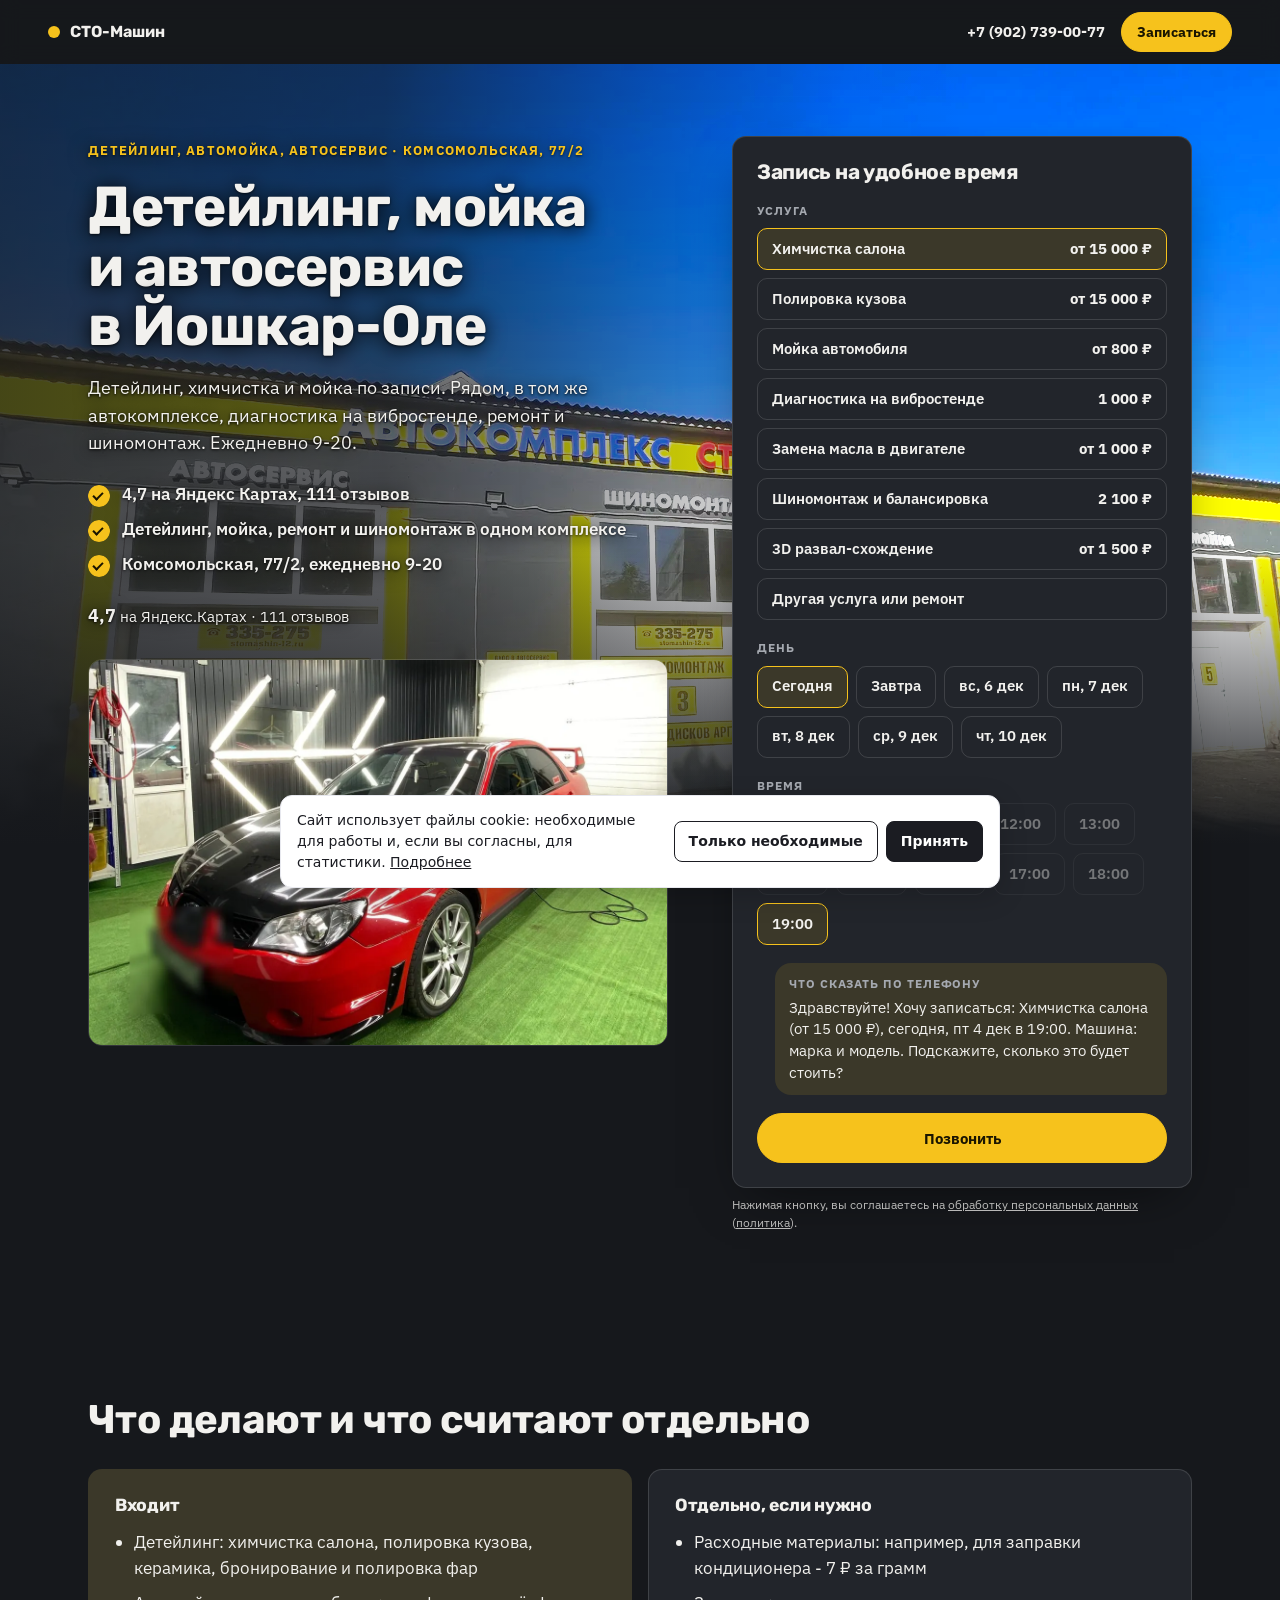
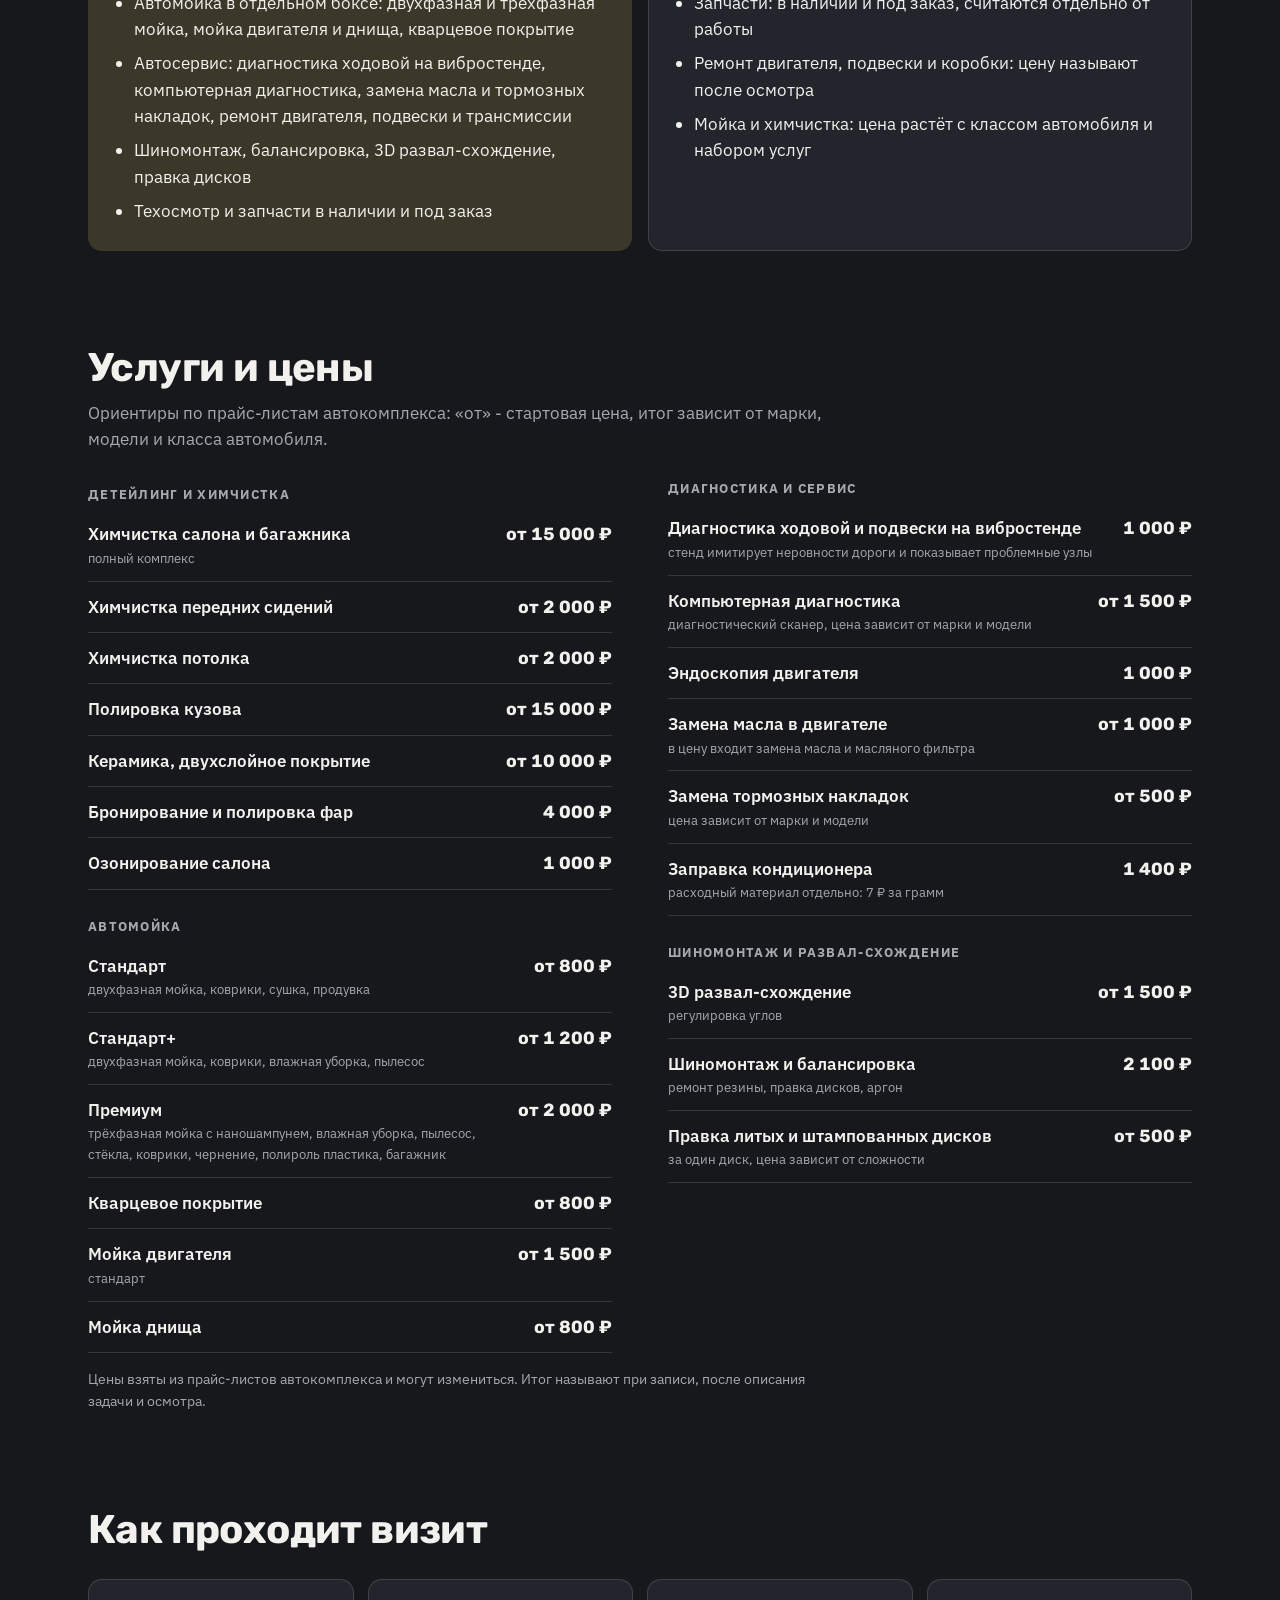
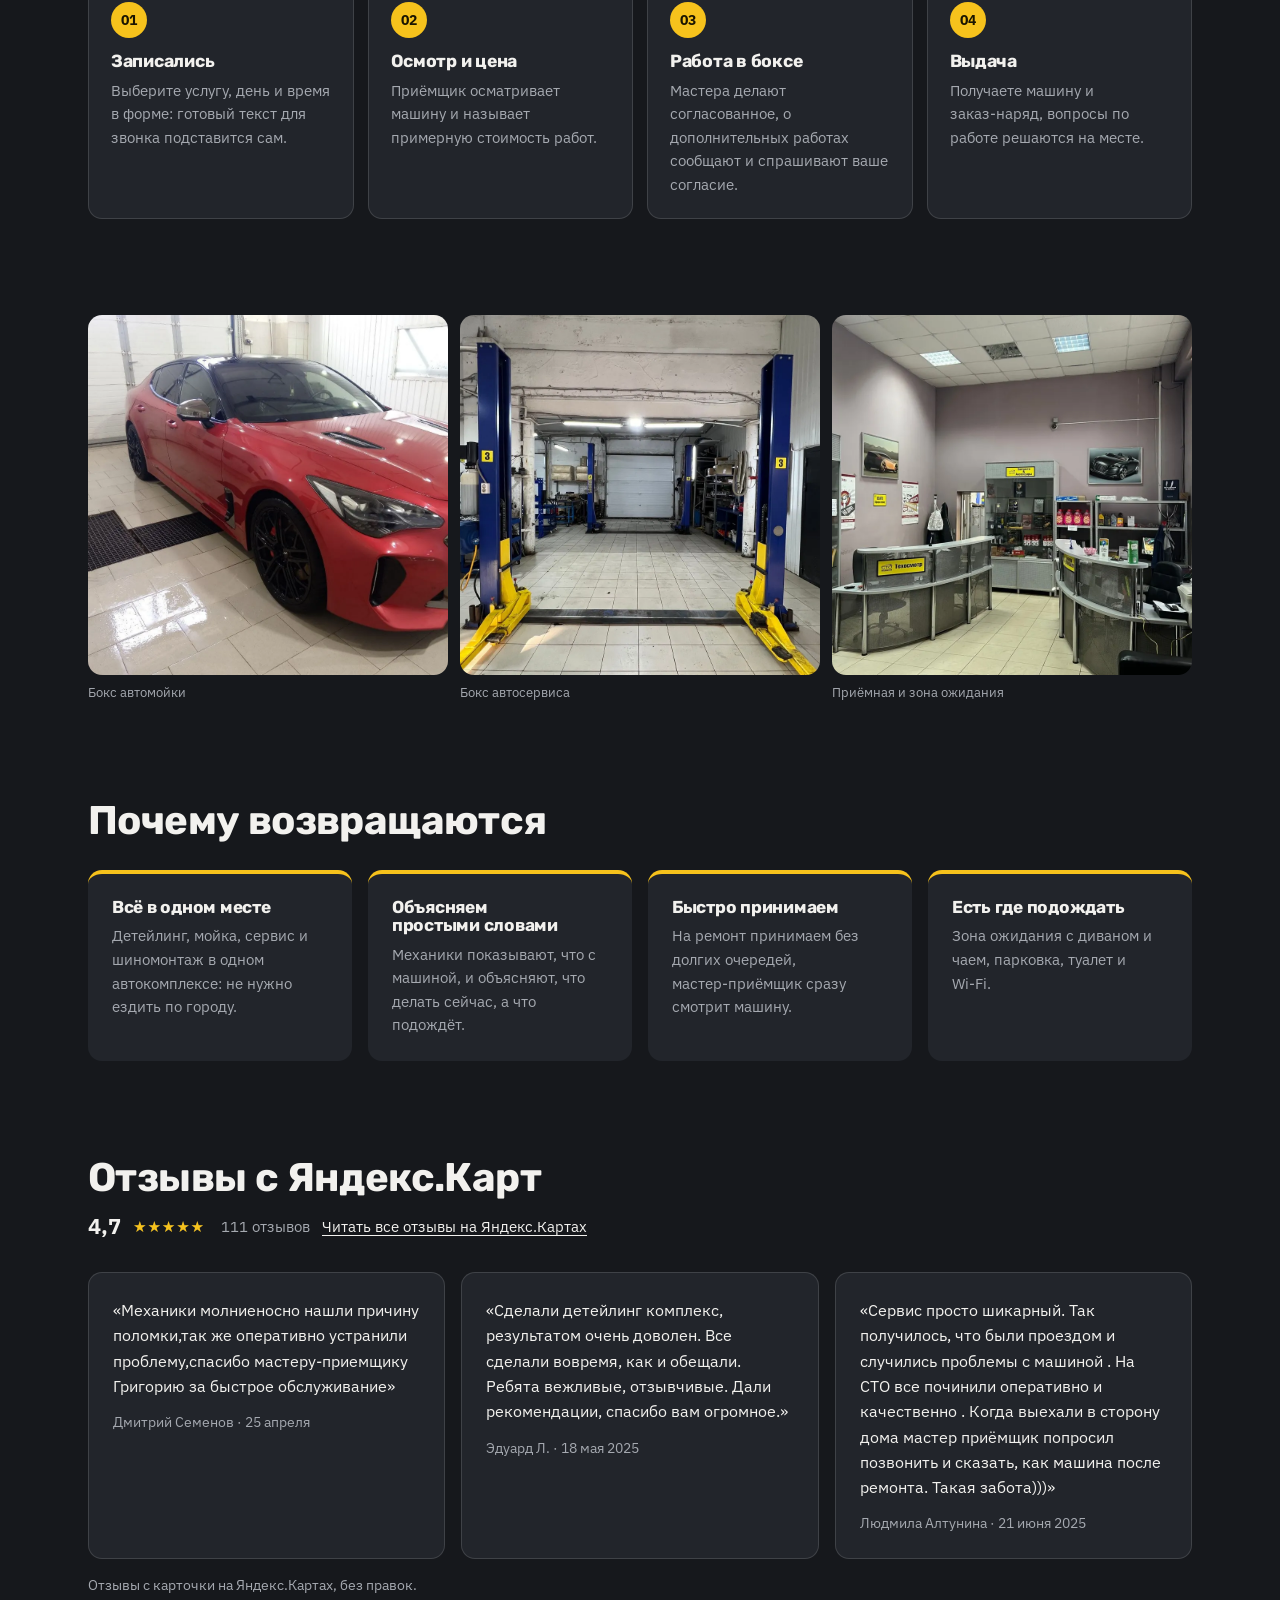
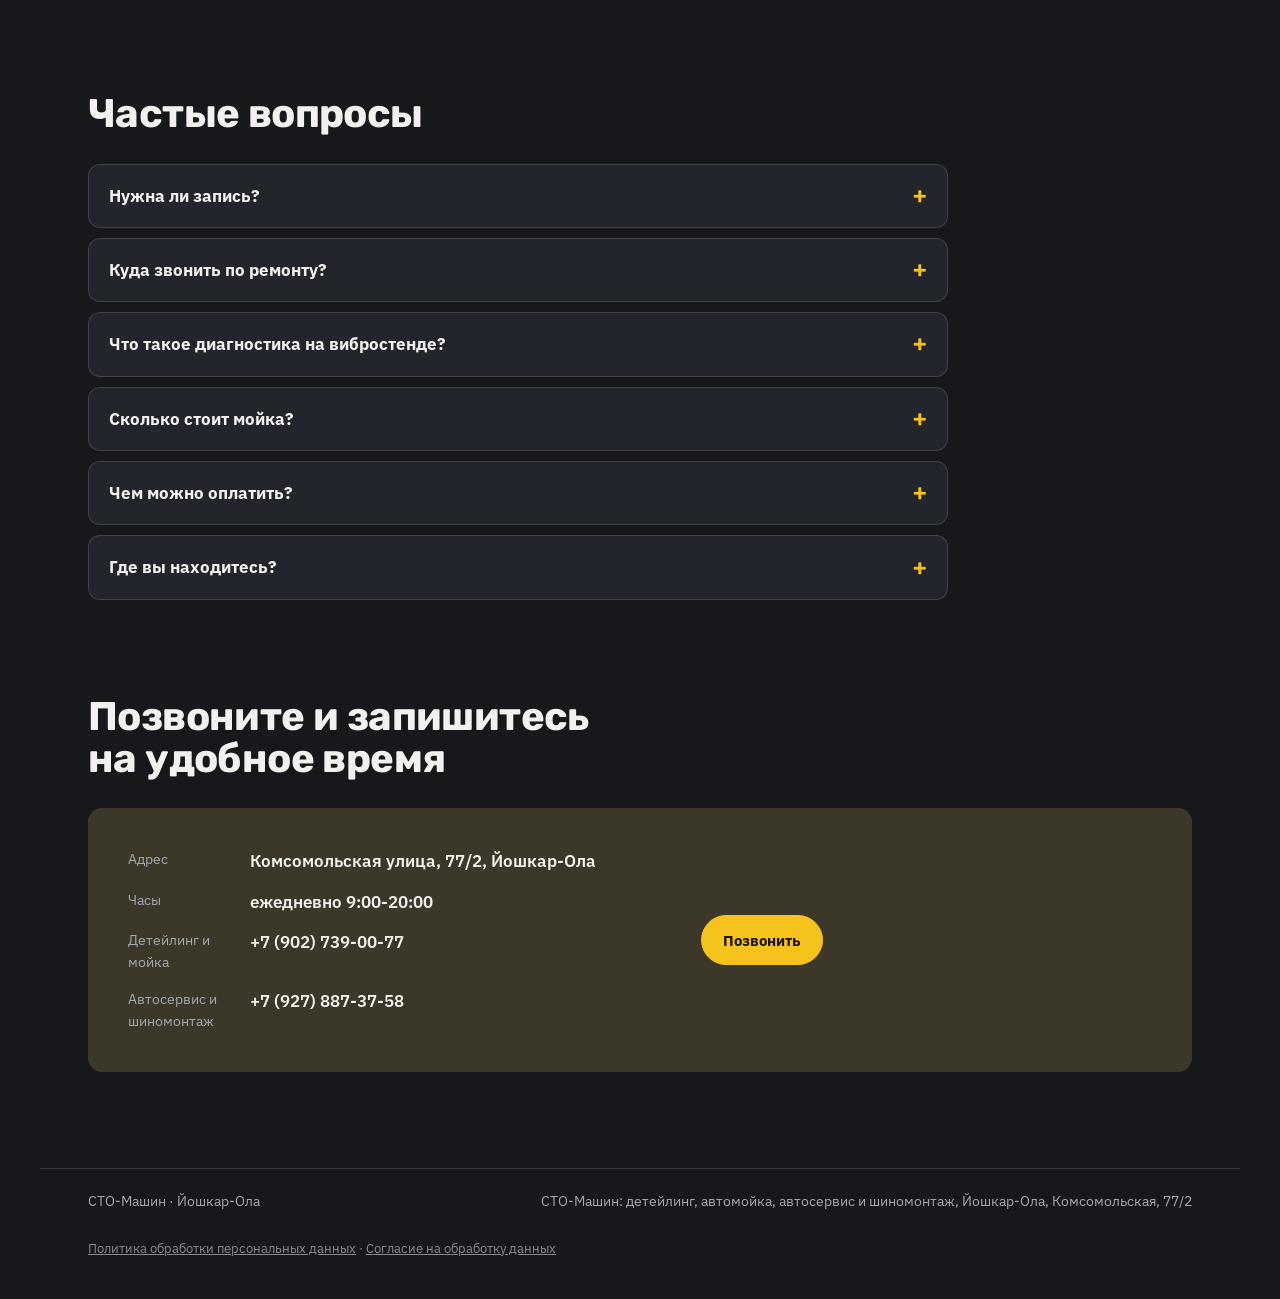
<file: index.html>
<!doctype html>
<html lang="ru">
<head>
<meta charset="utf-8">
<meta name="robots" content="noindex, nofollow" data-publish>
<meta name="viewport" content="width=device-width, initial-scale=1, viewport-fit=cover">
<title>СТО-Машин · Детейлинг, автомойка и автосервис</title>
<meta name="description" content="Автокомплекс СТО-Машин в Йошкар-Оле, Комсомольская улица, 77/2: детейлинг, химчистка, мойка, диагностика на вибростенде, ремонт, шиномонтаж и развал-схождение. 4,7 на Яндекс Картах, 111 отзывов. Ежедневно 9-20.">
<meta property="og:type" content="website">
<meta property="og:url" content="https://ajax55sv-cell.github.io/sto-mashin-yoshkar-ola/">
<meta property="og:site_name" content="СТО-Машин">
<meta property="og:title" content="Детейлинг, мойка и автосервис в Йошкар-Оле">
<meta property="og:description" content="Автокомплекс СТО-Машин в Йошкар-Оле, Комсомольская улица, 77/2: детейлинг, химчистка, мойка, диагностика на вибростенде, ремонт, шиномонтаж и развал-схождение. 4,7 на Яндекс Картах, 111 отзывов. Ежедневно 9-20.">
<meta property="og:image" content="https://ajax55sv-cell.github.io/sto-mashin-yoshkar-ola/assets/og.jpg">
<link rel="preload" as="image" href="assets/hero.webp" fetchpriority="high">
<link rel="icon" href="data:image/svg+xml,%3Csvg xmlns=%27http://www.w3.org/2000/svg%27 viewBox=%270 0 32 32%27%3E%3Crect x=%276%27 y=%276%27 width=%2720%27 height=%2720%27 rx=%275%27 fill=%27%23f6c21c%27/%3E%3C/svg%3E">
<link rel="preconnect" href="https://fonts.googleapis.com">
<link rel="preconnect" href="https://fonts.gstatic.com" crossorigin>
<link href="https://fonts.googleapis.com/css2?family=Rubik:wght@600;700&family=IBM+Plex+Sans:wght@400;500;600&display=swap" rel="stylesheet">
<style>
:root { --c-canvas: #16181c; --c-surface: #22252b; --c-ink: #f2f1ee; --c-ink-soft: #a5a9b0; --c-accent: #f6c21c; --c-accent-ink: #1a1500; --c-accent-deep: #f6c21c; --f-display: "Rubik", "Arial", system-ui, sans-serif; --f-text: "IBM Plex Sans", "Segoe UI", system-ui, sans-serif; --h1k: 1; }
</style>
<link rel="stylesheet" href="style-prod.css">
<script type="application/ld+json">{"@context":"https://schema.org","@type":"AutoRepair","name":"СТО-Машин","telephone":"+79027390077","openingHoursSpecification":[{"@type":"OpeningHoursSpecification","dayOfWeek":["Monday","Tuesday","Wednesday","Thursday","Friday","Saturday","Sunday"],"opens":"09:00","closes":"20:00"}],"address":{"@type":"PostalAddress","streetAddress":"Комсомольская улица, 77/2","addressLocality":"Йошкар-Ола","addressRegion":"Республика Марий Эл","addressCountry":"RU"},"aggregateRating":{"@type":"AggregateRating","ratingValue":"4.7","ratingCount":"315","reviewCount":"111"},"sameAs":["https://yandex.ru/maps/org/sto_mashin/142862802892/"]}</script>
<style>
/* legal-add */
.legal-links{margin-top:10px;font-size:13px;opacity:.8;hyphens:none}
.legal-links a{color:inherit}
.ckn{margin:8px 0 0;font-size:12px;line-height:1.45;opacity:.75;hyphens:none}
.ckn a{color:inherit;text-decoration:underline}
.ckb{position:fixed;left:12px;right:12px;bottom:12px;z-index:9999;max-width:720px;margin:0 auto;padding:14px 16px;background:#fff;color:#1b1c22;border:1px solid #e7e8ee;border-radius:12px;box-shadow:0 8px 28px rgba(0,0,0,.18);font:400 14px/1.5 system-ui,-apple-system,"Segoe UI",Arial,sans-serif;hyphens:none;display:flex;gap:12px;align-items:center;flex-wrap:wrap}
.ckb p{margin:0;flex:1 1 280px}
.ckb a{color:inherit;text-decoration:underline}
.ckb__b{display:flex;gap:8px;flex-wrap:wrap}
.ckb button{font:inherit;font-weight:600;padding:9px 14px;border-radius:8px;border:1px solid #1b1c22;background:#fff;color:#1b1c22;cursor:pointer}
.ckb button[data-v="all"]{background:#1b1c22;color:#fff}
</style>
</head>
<body class="s-prod" id="top" data-wa="" data-tg="" data-max="">
<header class="s-bar" data-s-bar>
  <a class="s-bar__brand" href="#top"><i aria-hidden="true"></i><span class="nw">СТО-Машин</span></a>
  <div class="s-bar__right">
    <a class="s-bar__tel" href="tel:+79027390077">+7 (902) 739-00-77</a>
    <a class="s-btn s-btn--sm" href="#widget">Записаться</a>
  </div>
</header>
<main>
  <section class="s-hero">
    <div class="s-hero__text">
      <p class="s-eyebrow">Детейлинг, автомойка, автосервис · Комсомольская, 77/2</p>
      <h1>Детейлинг, мойка и автосервис в <span class="nw">Йошкар-Оле</span></h1>
      <p class="s-lead">Детейлинг, химчистка и мойка по записи. Рядом, в том же автокомплексе, диагностика на вибростенде, ремонт и шиномонтаж. Ежедневно 9-20.</p>
      <ul class="s-ticks"><li>4,7 на Яндекс Картах, 111 отзывов</li><li>Детейлинг, мойка, ремонт и шиномонтаж в одном комплексе</li><li>Комсомольская, 77/2, ежедневно 9-20</li></ul>
      <p class="s-rating"><b>4,7</b> на Яндекс.Картах · 111 отзывов</p>
      <figure class="s-hero__photo"><img class="" src="assets/boks.webp" alt="Бокс детейлинга с зелёным газоном и яркими лампами: красный Subaru после обработки" loading="lazy" decoding="async"></figure>
    </div>
    <div class="s-hero__widget" id="widget"><form class="s-widget" data-s-booking data-days="7" data-closed="" data-slots="9:00,10:00,11:00,12:00,13:00,14:00,15:00,16:00,17:00,18:00,19:00" data-message="Здравствуйте! Хочу записаться: {услуга}, {день} в {время}. Машина: марка и модель. Подскажите, сколько это будет стоить?" onsubmit="return false">
      <h2 class="s-widget__title">Запись на удобное время</h2>
      <fieldset><legend>Услуга</legend>
        <div class="s-chips s-chips--col"><label class="s-chip s-chip--row"><input type="radio" name="svc" value="0" data-name="Химчистка салона" data-price="15000" data-from="1" data-min="" checked><span>Химчистка салона</span><b>от 15 000 ₽</b></label><label class="s-chip s-chip--row"><input type="radio" name="svc" value="1" data-name="Полировка кузова" data-price="15000" data-from="1" data-min=""><span>Полировка кузова</span><b>от 15 000 ₽</b></label><label class="s-chip s-chip--row"><input type="radio" name="svc" value="2" data-name="Мойка автомобиля" data-price="800" data-from="1" data-min=""><span>Мойка автомобиля</span><b>от 800 ₽</b></label><label class="s-chip s-chip--row"><input type="radio" name="svc" value="3" data-name="Диагностика на вибростенде" data-price="1000" data-from="" data-min=""><span>Диагностика на вибростенде</span><b>1 000 ₽</b></label><label class="s-chip s-chip--row"><input type="radio" name="svc" value="4" data-name="Замена масла в двигателе" data-price="1000" data-from="1" data-min=""><span>Замена масла в двигателе</span><b>от 1 000 ₽</b></label><label class="s-chip s-chip--row"><input type="radio" name="svc" value="5" data-name="Шиномонтаж и балансировка" data-price="2100" data-from="" data-min=""><span>Шиномонтаж и балансировка</span><b>2 100 ₽</b></label><label class="s-chip s-chip--row"><input type="radio" name="svc" value="6" data-name="3D развал-схождение" data-price="1500" data-from="1" data-min=""><span>3D <span class="nw">развал-схождение</span></span><b>от 1 500 ₽</b></label><label class="s-chip s-chip--row"><input type="radio" name="svc" value="7" data-name="Другая услуга или ремонт" data-price="" data-from="" data-min=""><span>Другая услуга или ремонт</span><b></b></label></div>
      </fieldset>
      <fieldset><legend>День</legend><div class="s-chips" data-s-days></div></fieldset>
      <fieldset><legend>Время</legend><div class="s-chips" data-s-times></div></fieldset>
      <div class="s-bubble" aria-live="polite"><span class="s-bubble__label">Что сказать по телефону</span><p data-s-bubble></p></div>
      <div class="s-send">
        <a class="s-btn s-btn--wide" href="tel:+79027390077">Позвонить</a>
        
      </div>
      </form><p class="ckn">Нажимая кнопку, вы соглашаетесь на <a href="soglasie.html">обработку персональных данных</a> (<a href="politika.html">политика</a>).</p></div>
    <figure class="s-hero__bg" aria-hidden="true"><img class="" src="assets/hero.webp" alt="Автокомплекс СТО-Машин: жёлто-серый фасад с боксами автосервиса, шиномонтажа, детейлинга и мойки под синим небом" decoding="async" fetchpriority="high"></figure>
  </section>

  <section class="s-section s-reveal">
    <header class="s-section__head"><h2>Что делают и что считают отдельно</h2></header>
    <div class="s-incl">
      <div><h3>Входит</h3><ul><li>Детейлинг: химчистка салона, полировка кузова, керамика, бронирование и полировка фар</li><li>Автомойка в отдельном боксе: двухфазная и трёхфазная мойка, мойка двигателя и днища, кварцевое покрытие</li><li>Автосервис: диагностика ходовой на вибростенде, компьютерная диагностика, замена масла и тормозных накладок, ремонт двигателя, подвески и трансмиссии</li><li>Шиномонтаж, балансировка, 3D <span class="nw">развал-схождение</span>, правка дисков</li><li>Техосмотр и запчасти в наличии и под заказ</li></ul></div>
      <div><h3>Отдельно, если нужно</h3><ul><li>Расходные материалы: например, для заправки кондиционера - 7 ₽ за грамм</li><li>Запчасти: в наличии и под заказ, считаются отдельно от работы</li><li>Ремонт двигателя, подвески и коробки: цену называют после осмотра</li><li>Мойка и химчистка: цена растёт с классом автомобиля и набором услуг</li></ul></div>
    </div>
  </section>

  <section class="s-section s-reveal" id="prices">
    <header class="s-section__head"><h2>Услуги и цены</h2><p>Ориентиры по <span class="nw">прайс-листам</span> автокомплекса: «от» - стартовая цена, итог зависит от марки, модели и класса автомобиля.</p></header>
    <div class="s-board"><div class="s-board__group">
      <h3 class="s-board__title">Детейлинг и химчистка</h3>
      <ul class="s-board__list">
        <li class="s-board__row"><span class="s-board__name">Химчистка салона и багажника<em>полный комплекс</em></span><span class="s-board__dots" aria-hidden="true"></span><span class="s-board__price">от 15 000 ₽</span></li>
        <li class="s-board__row"><span class="s-board__name">Химчистка передних сидений</span><span class="s-board__dots" aria-hidden="true"></span><span class="s-board__price">от 2 000 ₽</span></li>
        <li class="s-board__row"><span class="s-board__name">Химчистка потолка</span><span class="s-board__dots" aria-hidden="true"></span><span class="s-board__price">от 2 000 ₽</span></li>
        <li class="s-board__row"><span class="s-board__name">Полировка кузова</span><span class="s-board__dots" aria-hidden="true"></span><span class="s-board__price">от 15 000 ₽</span></li>
        <li class="s-board__row"><span class="s-board__name">Керамика, двухслойное покрытие</span><span class="s-board__dots" aria-hidden="true"></span><span class="s-board__price">от 10 000 ₽</span></li>
        <li class="s-board__row"><span class="s-board__name">Бронирование и полировка фар</span><span class="s-board__dots" aria-hidden="true"></span><span class="s-board__price">4 000 ₽</span></li>
        <li class="s-board__row"><span class="s-board__name">Озонирование салона</span><span class="s-board__dots" aria-hidden="true"></span><span class="s-board__price">1 000 ₽</span></li>
      </ul>
    </div>
<div class="s-board__group">
      <h3 class="s-board__title">Автомойка</h3>
      <ul class="s-board__list">
        <li class="s-board__row"><span class="s-board__name">Стандарт<em>двухфазная мойка, коврики, сушка, продувка</em></span><span class="s-board__dots" aria-hidden="true"></span><span class="s-board__price">от 800 ₽</span></li>
        <li class="s-board__row"><span class="s-board__name">Стандарт+<em>двухфазная мойка, коврики, влажная уборка, пылесос</em></span><span class="s-board__dots" aria-hidden="true"></span><span class="s-board__price">от 1 200 ₽</span></li>
        <li class="s-board__row"><span class="s-board__name">Премиум<em>трёхфазная мойка с наношампунем, влажная уборка, пылесос, стёкла, коврики, чернение, полироль пластика, багажник</em></span><span class="s-board__dots" aria-hidden="true"></span><span class="s-board__price">от 2 000 ₽</span></li>
        <li class="s-board__row"><span class="s-board__name">Кварцевое покрытие</span><span class="s-board__dots" aria-hidden="true"></span><span class="s-board__price">от 800 ₽</span></li>
        <li class="s-board__row"><span class="s-board__name">Мойка двигателя<em>стандарт</em></span><span class="s-board__dots" aria-hidden="true"></span><span class="s-board__price">от 1 500 ₽</span></li>
        <li class="s-board__row"><span class="s-board__name">Мойка днища</span><span class="s-board__dots" aria-hidden="true"></span><span class="s-board__price">от 800 ₽</span></li>
      </ul>
    </div>
<div class="s-board__group">
      <h3 class="s-board__title">Диагностика и сервис</h3>
      <ul class="s-board__list">
        <li class="s-board__row"><span class="s-board__name">Диагностика ходовой и подвески на вибростенде<em>стенд имитирует неровности дороги и показывает проблемные узлы</em></span><span class="s-board__dots" aria-hidden="true"></span><span class="s-board__price">1 000 ₽</span></li>
        <li class="s-board__row"><span class="s-board__name">Компьютерная диагностика<em>диагностический сканер, цена зависит от марки и модели</em></span><span class="s-board__dots" aria-hidden="true"></span><span class="s-board__price">от 1 500 ₽</span></li>
        <li class="s-board__row"><span class="s-board__name">Эндоскопия двигателя</span><span class="s-board__dots" aria-hidden="true"></span><span class="s-board__price">1 000 ₽</span></li>
        <li class="s-board__row"><span class="s-board__name">Замена масла в двигателе<em>в цену входит замена масла и масляного фильтра</em></span><span class="s-board__dots" aria-hidden="true"></span><span class="s-board__price">от 1 000 ₽</span></li>
        <li class="s-board__row"><span class="s-board__name">Замена тормозных накладок<em>цена зависит от марки и модели</em></span><span class="s-board__dots" aria-hidden="true"></span><span class="s-board__price">от 500 ₽</span></li>
        <li class="s-board__row"><span class="s-board__name">Заправка кондиционера<em>расходный материал отдельно: 7 ₽ за грамм</em></span><span class="s-board__dots" aria-hidden="true"></span><span class="s-board__price">1 400 ₽</span></li>
      </ul>
    </div>
<div class="s-board__group">
      <h3 class="s-board__title">Шиномонтаж и <span class="nw">развал-схождение</span></h3>
      <ul class="s-board__list">
        <li class="s-board__row"><span class="s-board__name">3D <span class="nw">развал-схождение</span><em>регулировка углов</em></span><span class="s-board__dots" aria-hidden="true"></span><span class="s-board__price">от 1 500 ₽</span></li>
        <li class="s-board__row"><span class="s-board__name">Шиномонтаж и балансировка<em>ремонт резины, правка дисков, аргон</em></span><span class="s-board__dots" aria-hidden="true"></span><span class="s-board__price">2 100 ₽</span></li>
        <li class="s-board__row"><span class="s-board__name">Правка литых и штампованных дисков<em>за один диск, цена зависит от сложности</em></span><span class="s-board__dots" aria-hidden="true"></span><span class="s-board__price">от 500 ₽</span></li>
      </ul>
    </div></div>
    <p class="s-note">Цены взяты из <span class="nw">прайс-листов</span> автокомплекса и могут измениться. Итог называют при записи, после описания задачи и осмотра.</p>
  </section>

  <section class="s-section s-reveal">
    <header class="s-section__head"><h2>Как проходит визит</h2></header>
    <ol class="s-steps">
      <li class="s-steps__item"><span class="s-steps__n">01</span><h3>Записались</h3><p>Выберите услугу, день и время в форме: готовый текст для звонка подставится сам.</p></li>
      <li class="s-steps__item"><span class="s-steps__n">02</span><h3>Осмотр и цена</h3><p>Приёмщик осматривает машину и называет примерную стоимость работ.</p></li>
      <li class="s-steps__item"><span class="s-steps__n">03</span><h3>Работа в боксе</h3><p>Мастера делают согласованное, о дополнительных работах сообщают и спрашивают ваше согласие.</p></li>
      <li class="s-steps__item"><span class="s-steps__n">04</span><h3>Выдача</h3><p>Получаете машину и <span class="nw">заказ-наряд</span>, вопросы по работе решаются на месте.</p></li>
    </ol>
  </section>

  <section class="s-photos s-reveal" aria-label="Фото"><figure><img class="" src="assets/moyka.webp" alt="Красная Kia после мойки в светлом боксе" loading="lazy" decoding="async"><figcaption>Бокс автомойки</figcaption></figure><figure><img class="" src="assets/podyomniki.webp" alt="Чистый бокс автосервиса с двухстоечными подъёмниками" loading="lazy" decoding="async"><figcaption>Бокс автосервиса</figcaption></figure><figure><img class="" src="assets/ozhidanie.webp" alt="Зона ожидания с ресепшеном и витриной автотоваров" loading="lazy" decoding="async"><figcaption>Приёмная и зона ожидания</figcaption></figure></section>

  <section class="s-section s-reveal">
    <header class="s-section__head"><h2>Почему возвращаются</h2></header>
    <ul class="s-promises">
      <li><h3>Всё в одном месте</h3><p>Детейлинг, мойка, сервис и шиномонтаж в одном автокомплексе: не нужно ездить по городу.</p></li>
      <li><h3>Объясняем простыми словами</h3><p>Механики показывают, что с машиной, и объясняют, что делать сейчас, а что подождёт.</p></li>
      <li><h3>Быстро принимаем</h3><p>На ремонт принимаем без долгих очередей, <span class="nw">мастер-приёмщик</span> сразу смотрит машину.</p></li>
      <li><h3>Есть где подождать</h3><p>Зона ожидания с диваном и чаем, парковка, туалет и <span class="nw">Wi-Fi</span>.</p></li>
    </ul>
  </section>

  <section class="s-section s-reveal">
    <header class="s-section__head s-section__head--reviews"><h2>Отзывы с Яндекс.Карт</h2><p class="s-reviews__rating"><span class="s-reviews__num">4,7</span><span class="s-reviews__stars" style="--r: 4.7" aria-label="рейтинг 4,7 из 5"></span><span class="s-reviews__count">111 отзывов</span><a class="s-reviews__all" href="https://yandex.ru/maps/org/sto_mashin/142862802892/" target="_blank" rel="noopener">Читать все отзывы на Яндекс.Картах</a></p></header>
    <ul class="s-reviews">
      <li><blockquote>«Механики молниеносно нашли причину поломки,так же оперативно устранили проблему,спасибо <span class="nw">мастеру-приемщику</span> Григорию за быстрое обслуживание»</blockquote><p class="s-reviews__who">Дмитрий Семенов · 25 апреля</p></li>
      <li><blockquote>«Сделали детейлинг комплекс, результатом очень доволен. Все сделали вовремя, как и обещали. Ребята вежливые, отзывчивые. Дали рекомендации, спасибо вам огромное.»</blockquote><p class="s-reviews__who">Эдуард Л. · 18 мая 2025</p></li>
      <li><blockquote>«Сервис просто шикарный. Так получилось, что были проездом и случились проблемы с машиной . На СТО все починили оперативно и качественно . Когда выехали в сторону дома мастер приёмщик попросил позвонить и сказать, как машина после ремонта. Такая забота)))»</blockquote><p class="s-reviews__who">Людмила Алтунина · 21 июня 2025</p></li>
    </ul>
    <p class="s-note">Отзывы с карточки на Яндекс.Картах, без правок.</p>
  </section>

  <section class="s-section s-reveal">
    <header class="s-section__head"><h2>Частые вопросы</h2></header>
    <div class="s-faq"><details><summary>Нужна ли запись?</summary><p>На мойку и детейлинг лучше записаться заранее по телефону: в боксе один автомобиль, работаем без спешки. На ремонт принимаем и без записи, если есть свободное место.</p></details><details><summary>Куда звонить по ремонту?</summary><p>Детейлинг и мойка: +7 (902) 739-00-77. Автосервис и шиномонтаж на Комсомольской, 77/2: +7 (927) 887-37-58.</p></details><details><summary>Что такое диагностика на вибростенде?</summary><p>Стенд имитирует неровности дороги и помогает найти узел ходовой или подвески, который стучит или вибрирует. Стоит 1 000 ₽.</p></details><details><summary>Сколько стоит мойка?</summary><p>Двухфазная мойка с ковриками, сушкой и продувкой - от 800 ₽ для первого класса автомобиля. Дальше цена растёт с классом и набором услуг.</p></details><details><summary>Чем можно оплатить?</summary><p>Наличными, картой, переводом, по СБП и <span class="nw">QR-коду</span>, возможен безналичный расчёт и рассрочка.</p></details><details><summary>Где вы находитесь?</summary><p>Комсомольская улица, 77/2, <span class="nw">Йошкар-Ола</span>. Есть парковка. Работаем ежедневно с 9:00 до 20:00.</p></details></div>
  </section>

  <section class="s-section s-final s-reveal" id="contacts">
    <header class="s-section__head"><h2>Позвоните и запишитесь на удобное время</h2></header>
    <div class="s-contacts">
      <dl>
        <div><dt>Адрес</dt><dd>Комсомольская улица, 77/2, <span class="nw">Йошкар-Ола</span></dd></div>
        <div><dt>Часы</dt><dd>ежедневно 9:00-20:00</dd></div>
        <div><dt>Детейлинг и мойка</dt><dd><a href="tel:+79027390077">+7 (902) 739-00-77</a></dd></div>
        <div><dt>Автосервис и шиномонтаж</dt><dd><a href="tel:+79278873758">+7 (927) 887-37-58</a></dd></div>
      </dl>
      <div class="s-contacts__actions">
        <a class="s-btn" href="tel:+79027390077">Позвонить</a>
        
      </div>
    </div>
  </section>
</main>
<footer class="s-foot"><p><span class="nw">СТО-Машин</span> · <span class="nw">Йошкар-Ола</span></p><p><span class="nw">СТО-Машин</span>: детейлинг, автомойка, автосервис и шиномонтаж, <span class="nw">Йошкар-Ола</span>, Комсомольская, 77/2</p><p class="legal-links"><a href="politika.html">Политика обработки персональных данных</a> · <a href="soglasie.html">Согласие на обработку данных</a></p></footer>
<nav class="s-dock" aria-label="Быстрая связь"><a class="s-btn" href="#widget">Записаться</a><a class="s-btn s-btn--ghost" href="tel:+79027390077">Позвонить</a></nav>
<script src="style.js" defer></script>
<script>
(function(){var K='cookie-choice';try{if(localStorage.getItem(K))return}catch(e){}
var b=document.createElement('div');b.className='ckb';b.setAttribute('role','dialog');b.setAttribute('aria-label','Файлы cookie');
b.innerHTML='<p>Сайт использует файлы cookie: необходимые для работы и, если вы согласны, для статистики. <a href="politika.html">Подробнее</a></p><div class="ckb__b"><button type="button" data-v="necessary">Только необходимые</button><button type="button" data-v="all">Принять</button></div>';
b.addEventListener('click',function(e){var v=e.target.getAttribute&&e.target.getAttribute('data-v');if(!v)return;try{localStorage.setItem(K,v)}catch(x){}try{document.dispatchEvent(new CustomEvent('cookie-choice',{detail:v}))}catch(x){}b.remove()});
document.body.appendChild(b)})();
</script>
<!-- legal-add -->
</body>
</html>
</file>
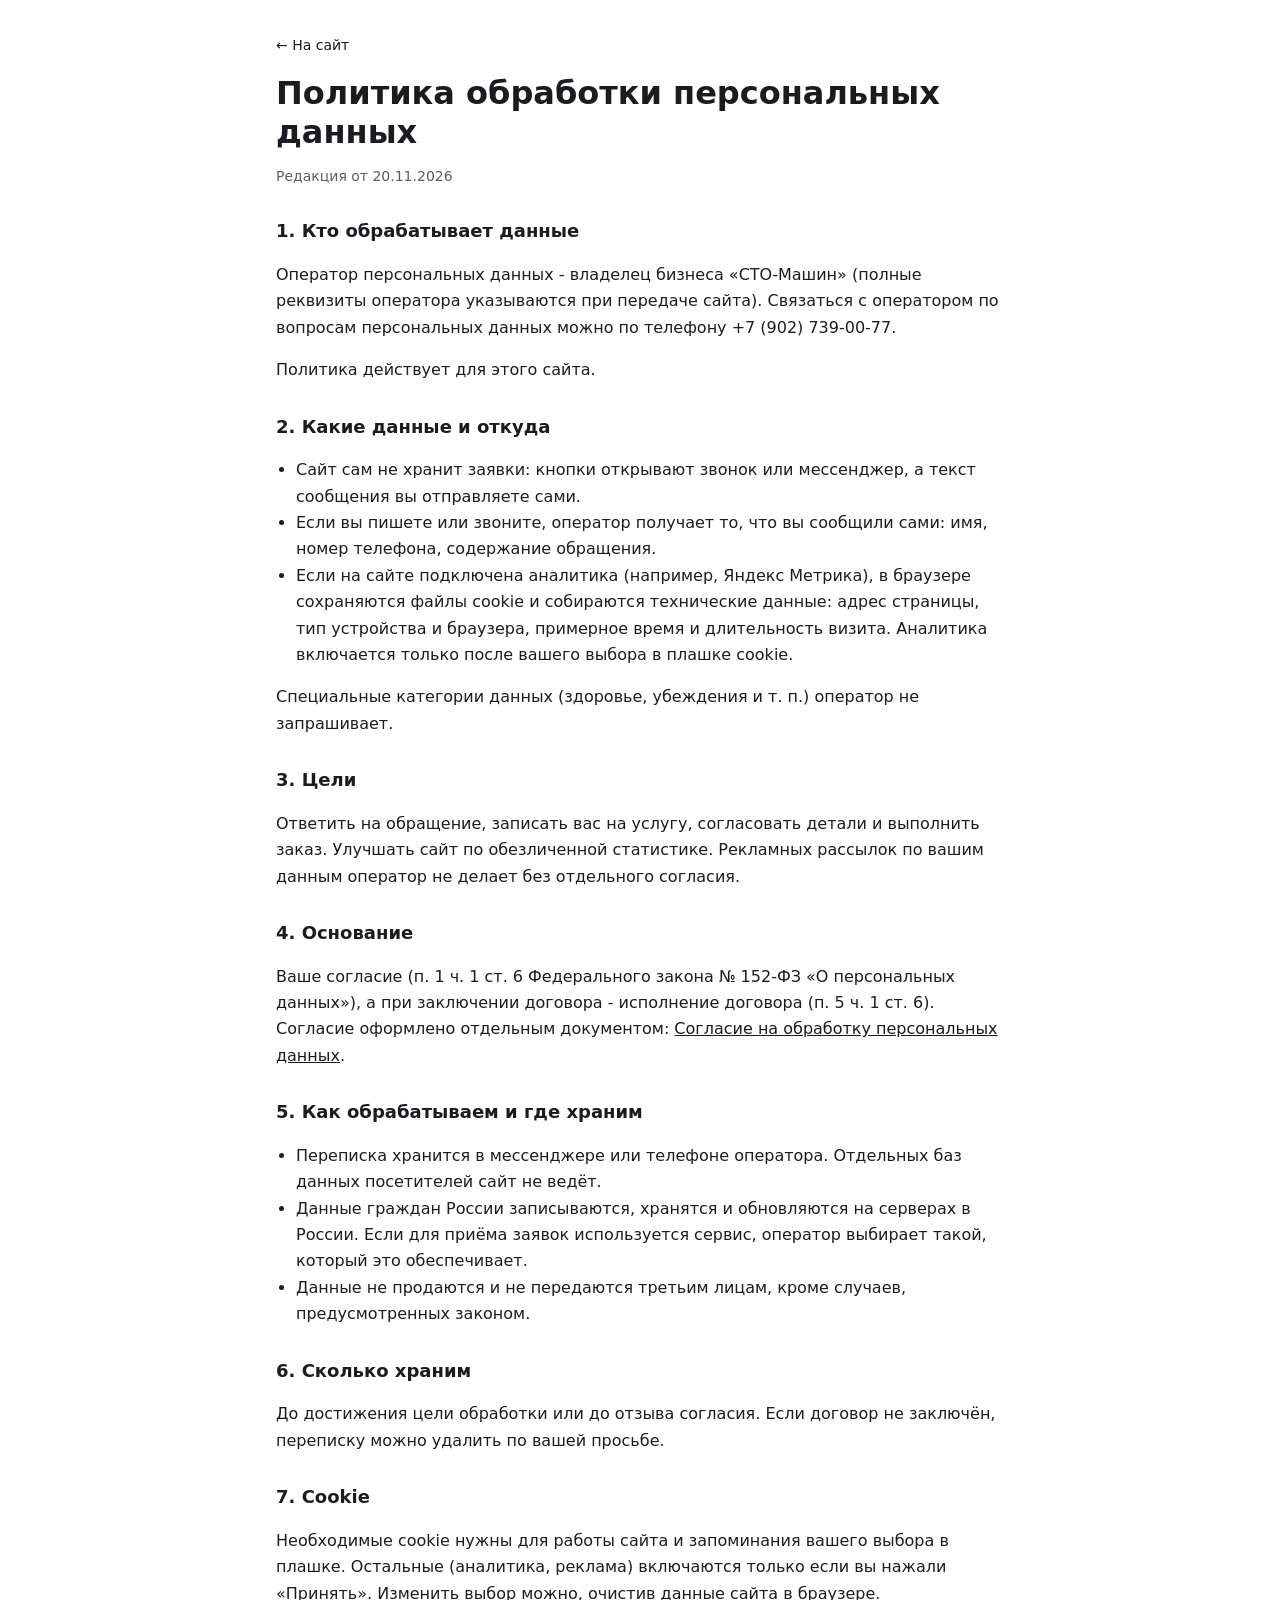
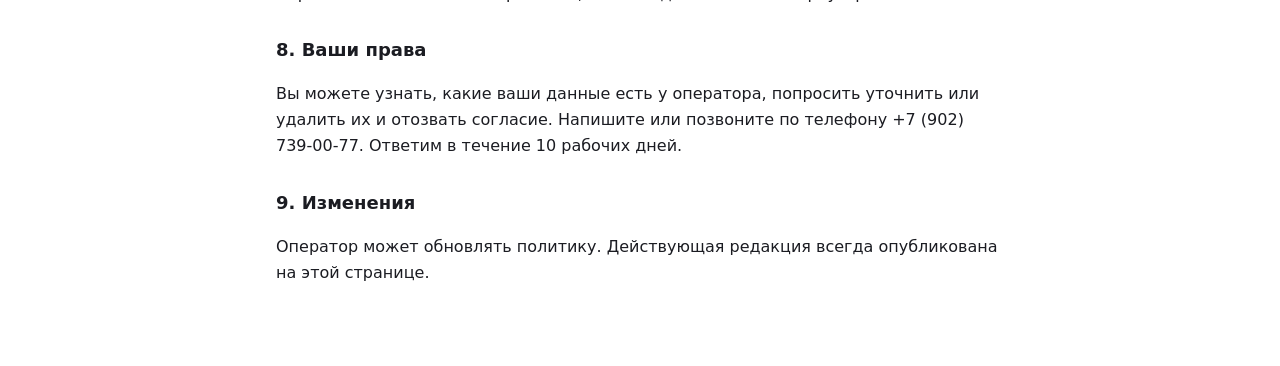
<file: politika.html>
<!doctype html>
<html lang="ru">
<head>
<meta charset="utf-8">
<meta name="viewport" content="width=device-width, initial-scale=1">
<title>Политика обработки персональных данных - СТО-Машин</title>
<style>:root{--accent:#1a1a1a;--ink:#1b1c22;--ink-2:#5b5d68;--line:#e7e8ee}
*{box-sizing:border-box}
html,body,h1,h2,p,li{hyphens:none;-webkit-hyphens:none}
body{margin:0;background:#fff;color:var(--ink);font:400 16px/1.65 system-ui,-apple-system,"Segoe UI",Arial,sans-serif}
main{max-width:760px;margin:0 auto;padding:32px 16px 64px}
a{color:var(--accent)}
h1{font-size:clamp(24px,4vw,32px);line-height:1.2;margin:16px 0 6px}
h2{font-size:18px;margin:28px 0 8px}
.muted{color:var(--ink-2);font-size:14px}
.back{font-size:14px;text-decoration:none}
ul{padding-left:20px}</style>
</head>
<body>
<main>
<a class="back" href="./">← На сайт</a>
<h1>Политика обработки персональных данных</h1>
<p class="muted">Редакция от 20.11.2026</p>

<h2>1. Кто обрабатывает данные</h2>
<p>Оператор персональных данных - владелец бизнеса «СТО-Машин» (полные реквизиты оператора указываются при передаче сайта). Связаться с оператором по вопросам персональных данных можно по телефону +7 (902) 739-00-77.</p>
<p>Политика действует для этого сайта.</p>

<h2>2. Какие данные и откуда</h2>
<ul>
<li>Сайт сам не хранит заявки: кнопки открывают звонок или мессенджер, а текст сообщения вы отправляете сами.</li>
<li>Если вы пишете или звоните, оператор получает то, что вы сообщили сами: имя, номер телефона, содержание обращения.</li>
<li>Если на сайте подключена аналитика (например, Яндекс Метрика), в браузере сохраняются файлы cookie и собираются технические данные: адрес страницы, тип устройства и браузера, примерное время и длительность визита. Аналитика включается только после вашего выбора в плашке cookie.</li>
</ul>
<p>Специальные категории данных (здоровье, убеждения и т. п.) оператор не запрашивает.</p>

<h2>3. Цели</h2>
<p>Ответить на обращение, записать вас на услугу, согласовать детали и выполнить заказ. Улучшать сайт по обезличенной статистике. Рекламных рассылок по вашим данным оператор не делает без отдельного согласия.</p>

<h2>4. Основание</h2>
<p>Ваше согласие (п. 1 ч. 1 ст. 6 Федерального закона № 152-ФЗ «О персональных данных»), а при заключении договора - исполнение договора (п. 5 ч. 1 ст. 6). Согласие оформлено отдельным документом: <a href="soglasie.html">Согласие на обработку персональных данных</a>.</p>

<h2>5. Как обрабатываем и где храним</h2>
<ul>
<li>Переписка хранится в мессенджере или телефоне оператора. Отдельных баз данных посетителей сайт не ведёт.</li>
<li>Данные граждан России записываются, хранятся и обновляются на серверах в России. Если для приёма заявок используется сервис, оператор выбирает такой, который это обеспечивает.</li>
<li>Данные не продаются и не передаются третьим лицам, кроме случаев, предусмотренных законом.</li>
</ul>

<h2>6. Сколько храним</h2>
<p>До достижения цели обработки или до отзыва согласия. Если договор не заключён, переписку можно удалить по вашей просьбе.</p>

<h2>7. Cookie</h2>
<p>Необходимые cookie нужны для работы сайта и запоминания вашего выбора в плашке. Остальные (аналитика, реклама) включаются только если вы нажали «Принять». Изменить выбор можно, очистив данные сайта в браузере.</p>

<h2>8. Ваши права</h2>
<p>Вы можете узнать, какие ваши данные есть у оператора, попросить уточнить или удалить их и отозвать согласие. Напишите или позвоните по телефону +7 (902) 739-00-77. Ответим в течение 10 рабочих дней.</p>

<h2>9. Изменения</h2>
<p>Оператор может обновлять политику. Действующая редакция всегда опубликована на этой странице.</p>

</main>
</body>
</html>
</file>
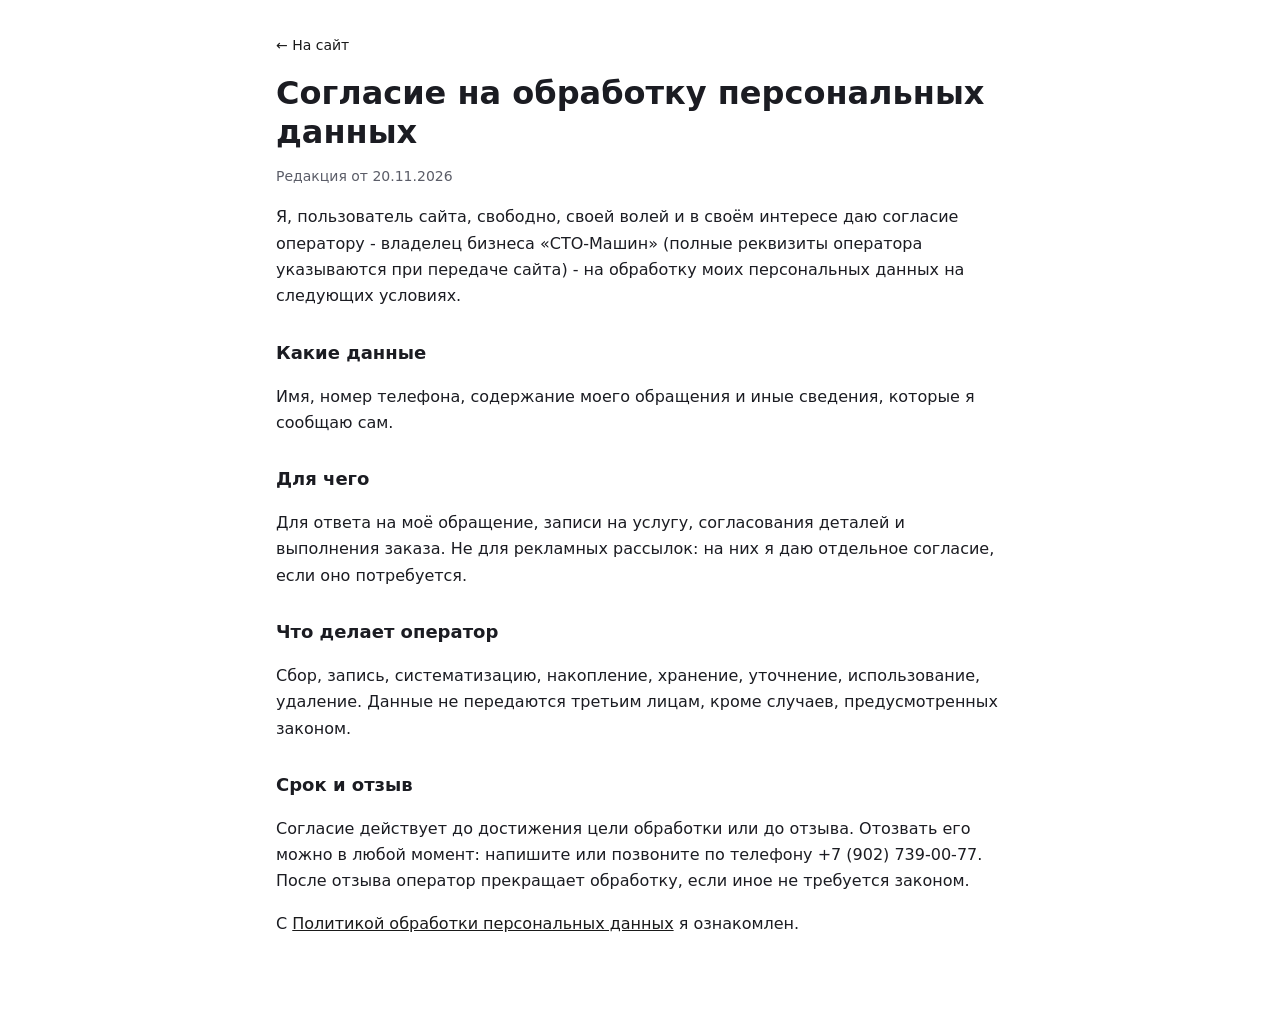
<file: soglasie.html>
<!doctype html>
<html lang="ru">
<head>
<meta charset="utf-8">
<meta name="viewport" content="width=device-width, initial-scale=1">
<title>Согласие на обработку персональных данных - СТО-Машин</title>
<style>:root{--accent:#1a1a1a;--ink:#1b1c22;--ink-2:#5b5d68;--line:#e7e8ee}
*{box-sizing:border-box}
html,body,h1,h2,p,li{hyphens:none;-webkit-hyphens:none}
body{margin:0;background:#fff;color:var(--ink);font:400 16px/1.65 system-ui,-apple-system,"Segoe UI",Arial,sans-serif}
main{max-width:760px;margin:0 auto;padding:32px 16px 64px}
a{color:var(--accent)}
h1{font-size:clamp(24px,4vw,32px);line-height:1.2;margin:16px 0 6px}
h2{font-size:18px;margin:28px 0 8px}
.muted{color:var(--ink-2);font-size:14px}
.back{font-size:14px;text-decoration:none}
ul{padding-left:20px}</style>
</head>
<body>
<main>
<a class="back" href="./">← На сайт</a>
<h1>Согласие на обработку персональных данных</h1>
<p class="muted">Редакция от 20.11.2026</p>

<p>Я, пользователь сайта, свободно, своей волей и в своём интересе даю согласие оператору - владелец бизнеса «СТО-Машин» (полные реквизиты оператора указываются при передаче сайта) - на обработку моих персональных данных на следующих условиях.</p>

<h2>Какие данные</h2>
<p>Имя, номер телефона, содержание моего обращения и иные сведения, которые я сообщаю сам.</p>

<h2>Для чего</h2>
<p>Для ответа на моё обращение, записи на услугу, согласования деталей и выполнения заказа. Не для рекламных рассылок: на них я даю отдельное согласие, если оно потребуется.</p>

<h2>Что делает оператор</h2>
<p>Сбор, запись, систематизацию, накопление, хранение, уточнение, использование, удаление. Данные не передаются третьим лицам, кроме случаев, предусмотренных законом.</p>

<h2>Срок и отзыв</h2>
<p>Согласие действует до достижения цели обработки или до отзыва. Отозвать его можно в любой момент: напишите или позвоните по телефону +7 (902) 739-00-77. После отзыва оператор прекращает обработку, если иное не требуется законом.</p>

<p>С <a href="politika.html">Политикой обработки персональных данных</a> я ознакомлен.</p>

</main>
</body>
</html>
</file>
<file: style-prod.css>
/* Стиль «Продающий»: лендинг под заявки. Главная деталь – калькулятор или онлайн-запись на первом экране
   и живое «сообщение-превью», которое уходит владельцу в мессенджер. Цвета и шрифты – из палитры ниши. */
*, *::before, *::after { box-sizing: border-box; }
:root {
  --hair: color-mix(in srgb, var(--c-ink) 14%, transparent);
  --tint: color-mix(in srgb, var(--c-accent) 12%, var(--c-surface));
  --wrap: 1200px; --gut: clamp(16px, 4vw, 48px);
  --r: 14px;
  --shadow: 0 18px 50px -18px color-mix(in srgb, #000 55%, transparent);
}
html { scroll-behavior: smooth; -webkit-text-size-adjust: 100%; overflow-x: clip; }
body { margin: 0; background: var(--c-canvas); color: var(--c-ink); font: 400 17px/1.55 var(--f-text); -webkit-font-smoothing: antialiased; }
img { display: block; max-width: 100%; }
a { color: inherit; }
h1, h2, h3 { font-family: var(--f-display); font-weight: 700; line-height: 1.06; margin: 0; letter-spacing: -.015em; text-wrap: balance; }
p { margin: 0; }
fieldset { border: 0; margin: 0; padding: 0; min-width: 0; }
:focus-visible { outline: 2px solid var(--c-accent); outline-offset: 3px; border-radius: 4px; }

.s-btn { display: inline-flex; align-items: center; justify-content: center; min-height: 50px; padding: 0 1.4em; border-radius: 999px;
  background: var(--c-accent); color: var(--c-accent-ink); font: 700 .95rem/1.1 var(--f-text); text-decoration: none; border: 1px solid var(--c-accent);
  text-align: center; transition: filter .2s ease, transform .2s ease; cursor: pointer; }
.s-btn:hover { filter: brightness(1.07); }
.s-btn:active { transform: translateY(1px); }
.s-btn--sm { min-height: 40px; padding: 0 1.1em; font-size: .85rem; }
.s-btn--ghost { background: transparent; color: var(--c-ink); border-color: var(--hair); font-weight: 600; }
.s-btn--wide { flex: 1; }

/* шапка */
.s-bar { position: sticky; top: 0; z-index: 30; display: flex; align-items: center; justify-content: space-between; gap: 16px;
  padding: 10px var(--gut); background: color-mix(in srgb, var(--c-canvas) 88%, transparent); -webkit-backdrop-filter: blur(10px); backdrop-filter: blur(10px); }
.s-bar.is-scrolled { box-shadow: 0 1px 0 var(--hair); }
.s-bar__brand { font: 700 1rem/1 var(--f-display); text-decoration: none; display: inline-flex; align-items: center; gap: .6em; min-height: 44px; white-space: nowrap; min-width: 0; }
.s-bar__brand i { width: .75em; height: .75em; border-radius: 50%; background: var(--c-accent); }
.s-bar__right { display: flex; align-items: center; gap: 16px; }
.s-bar__tel { text-decoration: none; font-weight: 700; font-size: .95rem; font-variant-numeric: tabular-nums; }

main { max-width: var(--wrap); margin: 0 auto; padding: 0 var(--gut); }

/* первый экран: текст слева, виджет справа, фото ниши – приглушённым фоном */
.s-hero { position: relative; display: grid; grid-template-columns: minmax(0, 1fr) minmax(0, 460px); gap: clamp(28px, 5vw, 64px); align-items: start;
  padding: clamp(32px, 6vw, 72px) 0 clamp(40px, 6vw, 72px); isolation: isolate; }
.s-hero__bg { position: absolute; z-index: -1; margin: 0; top: 0; left: calc(50% - 50vw); width: 100vw; height: min(78%, 620px); overflow: hidden; }
.s-hero__bg img { width: 100%; height: 100%; object-fit: cover; opacity: .3; filter: saturate(.85); }
.s-hero__bg::after { content: ""; position: absolute; inset: 0; background: linear-gradient(180deg, color-mix(in srgb, var(--c-canvas) 40%, transparent), var(--c-canvas) 96%); }
/* фото бизнеса крупно в левой колонке: владелец узнаёт своё место с первого экрана */
.s-hero__photo { margin: 30px 0 0; }
.s-hero__photo img { width: 100%; aspect-ratio: 16 / 9; object-fit: cover; border-radius: var(--r); border: 1px solid var(--hair); }
.s-hero__photo figcaption { margin-top: 8px; font-size: .84rem; color: var(--c-ink-soft); }
.s-eyebrow { display: inline-block; font-size: .8rem; font-weight: 700; letter-spacing: .1em; text-transform: uppercase; color: var(--c-accent-deep, var(--c-accent)); margin-bottom: 16px; }
.s-hero h1 { font-size: calc(clamp(2.1rem, 4.4vw, 3.7rem) * var(--h1k, 1)); overflow-wrap: normal; hyphens: none; }
.s-lead { margin-top: 18px; font-size: 1.12rem; color: var(--c-ink-soft); max-width: 32em; }
.s-ticks { list-style: none; margin: 26px 0 0; padding: 0; display: grid; gap: 12px; }
.s-ticks li { position: relative; padding-left: 34px; font-weight: 600; line-height: 1.35; }
.s-ticks li::before { content: ""; position: absolute; left: 0; top: .1em; width: 22px; height: 22px; border-radius: 50%; background: var(--c-accent);
  -webkit-mask: radial-gradient(circle, #000 0 100%); }
.s-ticks li::after { content: ""; position: absolute; left: 7px; top: calc(.1em + 5px); width: 6px; height: 10px; border: solid var(--c-accent-ink); border-width: 0 2px 2px 0; transform: rotate(45deg); }
.s-rating { margin-top: 26px; font-size: .92rem; color: var(--c-ink-soft); }
.s-rating b { color: var(--c-ink); font-size: 1.1rem; }

/* виджет */
.s-hero__widget { position: sticky; top: 76px; }
.s-widget { background: var(--c-surface); border-radius: var(--r); padding: 24px; box-shadow: var(--shadow); display: grid; gap: 18px; border: 1px solid var(--hair); }
.s-widget__title { font-size: 1.3rem; }
.s-widget legend, .s-range label { font-size: .78rem; font-weight: 700; letter-spacing: .08em; text-transform: uppercase; color: var(--c-ink-soft); margin-bottom: 8px; padding: 0; }
.s-chips { display: flex; flex-wrap: wrap; gap: 8px; }
.s-chips--col { flex-direction: column; flex-wrap: nowrap; }
.s-chip { position: relative; display: inline-flex; align-items: center; gap: 10px; min-height: 42px; padding: 8px 14px; border-radius: 10px; border: 1px solid var(--hair);
  cursor: pointer; font-size: .92rem; font-weight: 600; transition: border-color .15s ease, background-color .15s ease; }
.s-chip--row { justify-content: space-between; }
.s-chip--row b { font-weight: 700; white-space: nowrap; font-variant-numeric: tabular-nums; }
.s-chip--row b small { font-weight: 500; color: var(--c-ink-soft); }
.s-chip__p { font-weight: 500; font-size: .8rem; color: var(--c-ink-soft); white-space: nowrap; }
.s-chip input { position: absolute; opacity: 0; pointer-events: none; }
.s-chip:has(input:checked) { border-color: var(--c-accent); background: var(--tint); }
.s-chip:has(input:focus-visible) { outline: 2px solid var(--c-accent); outline-offset: 2px; }
.s-chip[aria-disabled="true"] { opacity: .4; cursor: default; }
.s-check { display: flex; align-items: center; gap: 10px; font-weight: 600; font-size: .92rem; cursor: pointer; }
.s-check input { width: 20px; height: 20px; accent-color: var(--c-accent); }
.s-check b { margin-left: auto; font-variant-numeric: tabular-nums; }
.s-range { display: grid; gap: 6px; }
.s-range label { display: flex; justify-content: space-between; margin: 0; }
.s-range label b { color: var(--c-ink); font-size: 1rem; font-weight: 700; letter-spacing: 0; text-transform: none; font-variant-numeric: tabular-nums; }
.s-range input { width: 100%; accent-color: var(--c-accent); height: 28px; }
.s-total { display: flex; align-items: baseline; justify-content: space-between; gap: 12px; padding-top: 14px; border-top: 1px solid var(--hair); }
.s-total span { color: var(--c-ink-soft); font-weight: 600; }
.s-total b { font: 700 1.9rem/1 var(--f-display); font-variant-numeric: tabular-nums; color: var(--c-accent); }

/* сообщение-превью: пузырь чата */
.s-bubble { position: relative; background: var(--tint); border-radius: 16px 16px 4px 16px; padding: 12px 14px; margin-left: 18px; }
.s-bubble__label { display: block; font-size: .72rem; font-weight: 700; letter-spacing: .08em; text-transform: uppercase; color: var(--c-ink-soft); margin-bottom: 4px; }
.s-bubble p { font-size: .93rem; line-height: 1.45; }
.s-send { display: flex; gap: 8px; }
.s-send__note { font-size: .82rem; color: var(--c-accent-deep, var(--c-accent)); }
.s-demo { font-size: .78rem; color: var(--c-ink-soft); }

/* секции */
.s-section { padding: clamp(56px, 8vw, 96px) 0 0; }
.s-section__head { display: grid; gap: 10px; margin-bottom: 28px; max-width: 46em; }
.s-section__head h2 { font-size: clamp(1.7rem, 3.2vw, 2.5rem); }
.s-section__head p { color: var(--c-ink-soft); }
.s-note { margin-top: 16px; font-size: .88rem; color: var(--c-ink-soft); max-width: 52em; }

.s-incl { display: grid; grid-template-columns: 1fr 1fr; gap: 16px; }
.s-incl > div { background: var(--c-surface); border-radius: var(--r); padding: 26px; border: 1px solid var(--hair); }
.s-incl > div:first-child { background: var(--tint); border-color: transparent; }
.s-incl h3 { font-size: 1.1rem; margin-bottom: 14px; }
.s-incl ul { margin: 0; padding-left: 1.1em; display: grid; gap: 8px; }

.s-board { display: grid; grid-template-columns: repeat(auto-fit, minmax(min(100%, 420px), 1fr)); gap: 12px 56px; }
.s-board__title { font: 700 .8rem var(--f-text); letter-spacing: .1em; text-transform: uppercase; color: var(--c-ink-soft); margin: 6px 0; }
.s-board__list { list-style: none; margin: 0; padding: 0; }
.s-board__row { display: flex; align-items: baseline; gap: 10px; padding: 12px 0; border-bottom: 1px solid var(--hair); }
.s-board__name { font-weight: 600; }
.s-board__name em { display: block; font-style: normal; font-size: .84rem; color: var(--c-ink-soft); font-weight: 400; }
.s-board__dots { flex: 1; }
.s-board__price { font: 700 1.1rem/1 var(--f-display); font-variant-numeric: tabular-nums; white-space: nowrap; }
.s-board__price small { font: 500 .78rem var(--f-text); color: var(--c-ink-soft); }

.s-steps { list-style: none; margin: 0; padding: 0; display: grid; grid-template-columns: repeat(auto-fit, minmax(min(100%, 170px), 1fr)); gap: 14px; }
.s-steps__item { background: var(--c-surface); border-radius: var(--r); padding: 22px; border: 1px solid var(--hair); }
.s-steps__n { display: inline-grid; place-items: center; width: 36px; height: 36px; border-radius: 50%; background: var(--c-accent); color: var(--c-accent-ink); font: 700 .85rem var(--f-text); }
.s-steps h3 { font-size: 1.1rem; margin-top: 14px; overflow-wrap: normal; hyphens: none; }
.s-steps__item { min-width: 0; }
.s-steps p { margin-top: 8px; color: var(--c-ink-soft); font-size: .95rem; }

.s-photos { display: grid; grid-template-columns: repeat(3, 1fr); gap: 12px; padding-top: clamp(56px, 8vw, 96px); }
.s-photos figure { margin: 0; }
.s-photos img { width: 100%; aspect-ratio: 1 / 1; object-fit: cover; border-radius: var(--r); }
.s-photos figcaption { font-size: .82rem; color: var(--c-ink-soft); margin-top: 8px; }

.s-promises { list-style: none; margin: 0; padding: 0; display: grid; grid-template-columns: repeat(auto-fit, minmax(min(100%, 260px), 1fr)); gap: 16px; }
.s-promises li { border-radius: var(--r); padding: 24px; background: var(--c-surface); border-top: 4px solid var(--c-accent); display: grid; gap: 8px; align-content: start; }
.s-promises h3 { font-size: 1.08rem; }
.s-promises p { color: var(--c-ink-soft); font-size: .95rem; }

.s-reviews { list-style: none; margin: 0; padding: 0; display: grid; grid-template-columns: repeat(auto-fit, minmax(min(100%, 280px), 1fr)); gap: 16px; }
.s-reviews li { background: var(--c-surface); border-radius: var(--r); padding: 24px; display: grid; gap: 14px; align-content: start; border: 1px solid var(--hair); }
.s-reviews blockquote { margin: 0; font-size: 1.02rem; }
.s-reviews__who { font-size: .85rem; color: var(--c-ink-soft); }
.s-section__head--reviews { max-width: none; }
.s-reviews__rating { display: flex; flex-wrap: wrap; align-items: center; gap: 6px 12px; color: var(--c-ink-soft); font-size: .95rem; }
.s-reviews__num { font-weight: 700; font-size: 1.4rem; color: var(--c-ink); }
.s-reviews__stars { --r: 5; display: inline-block; width: 5em; height: 1em; font-size: .95rem; line-height: 1; letter-spacing: .05em; white-space: nowrap; color: color-mix(in srgb, var(--c-ink) 18%, transparent); position: relative; }
.s-reviews__stars::before { content: "★★★★★"; }
.s-reviews__stars::after { content: "★★★★★"; position: absolute; inset: 0; width: calc(var(--r) / 5 * 100%); overflow: hidden; color: var(--c-accent); }
.s-reviews__all { color: var(--c-ink); text-underline-offset: 3px; }
.s-reviews__all:hover { color: var(--c-accent-deep, var(--c-accent)); }

.s-faq { display: grid; gap: 10px; max-width: 860px; }
.s-faq details { background: var(--c-surface); border-radius: 12px; border: 1px solid var(--hair); }
.s-faq summary { cursor: pointer; list-style: none; padding: 18px 52px 18px 20px; font-weight: 700; position: relative; }
.s-faq summary::-webkit-details-marker { display: none; }
.s-faq summary::after { content: "+"; position: absolute; right: 20px; top: 50%; transform: translateY(-50%); font: 700 1.4rem/1 var(--f-display); color: var(--c-accent); }
.s-faq details[open] summary::after { content: "–"; }
.s-faq details p { padding: 0 20px 18px; color: var(--c-ink-soft); }

.s-contacts { display: grid; grid-template-columns: 1.2fr 1fr; gap: 32px; background: var(--tint); border-radius: var(--r); padding: clamp(22px, 4vw, 40px); align-items: center; }
.s-contacts dl { margin: 0; display: grid; gap: 14px; }
.s-contacts dl div { display: grid; grid-template-columns: 110px 1fr; gap: 12px; }
.s-contacts dt { color: var(--c-ink-soft); font-size: .9rem; }
.s-contacts dd { margin: 0; font-weight: 600; }
.s-contacts dd a { text-decoration: none; }
.s-contacts__actions { display: flex; flex-wrap: wrap; gap: 10px; }

.s-foot { max-width: var(--wrap); margin: clamp(56px, 8vw, 96px) auto 0; padding: 22px var(--gut) 40px; border-top: 1px solid var(--hair);
  display: flex; justify-content: space-between; gap: 16px; font-size: .85rem; color: var(--c-ink-soft); flex-wrap: wrap; }
.s-dock { display: none; }
.s-slot { border-bottom: 1px dashed currentColor; opacity: .75; white-space: nowrap; }

@media (prefers-reduced-motion: no-preference) {
  .s-reveal { opacity: 0; transform: translateY(14px); transition: opacity .5s ease, transform .5s cubic-bezier(.2, .7, .2, 1); }
  .s-reveal.is-in { opacity: 1; transform: none; }
  .s-hero__text, .s-hero__widget { animation: s-rise .6s cubic-bezier(.2, .7, .2, 1) both; }
  .s-hero__widget { animation-delay: .1s; }
}
@keyframes s-rise { from { opacity: 0; transform: translateY(12px); } }

@media (max-width: 960px) {
  .s-hero { grid-template-columns: 1fr; }
  .s-hero__widget { position: static; }
  .s-hero__bg { height: 420px; }
  .s-hero__photo { display: none; }
  .s-incl, .s-contacts { grid-template-columns: 1fr; }
}
@media (max-width: 640px) {
  body { font-size: 16px; padding-bottom: 76px; }
  .s-bar__tel { display: none; }
  .s-bar { gap: 10px; }
  .s-bar__brand { font-size: .92rem; overflow: hidden; text-overflow: ellipsis; }
  .s-bar .s-btn--sm { white-space: nowrap; font-size: .78rem; padding: 0 .8em; flex-shrink: 0; }
  .s-widget { padding: 18px; }
  .s-steps { grid-template-columns: 1fr; }
  .s-photos { grid-template-columns: 1fr 1fr; }
  .s-photos figure:first-child { grid-column: 1 / -1; }
  .s-photos figure:first-child img { aspect-ratio: 16 / 10; }
  .s-contacts dl div { grid-template-columns: 1fr; gap: 2px; }
  .s-send { flex-direction: column; }
  .s-dock { display: flex; gap: 8px; position: fixed; z-index: 40; left: 0; right: 0; bottom: 0; padding: 10px 12px calc(10px + env(safe-area-inset-bottom));
    background: color-mix(in srgb, var(--c-canvas) 92%, transparent); -webkit-backdrop-filter: blur(10px); backdrop-filter: blur(10px); box-shadow: 0 -1px 0 var(--hair); }
  .s-dock .s-btn { flex: 1; min-height: 48px; font-size: .88rem; padding: 0 .9em; white-space: nowrap; }
  .s-dock .s-btn:first-child { flex: 1.7; }
}

/* n01v1 */
html, body, h1, h2, h3, p, li { hyphens: none; -webkit-hyphens: none; }
.nw { white-space: nowrap; }
html, body { overflow-x: clip; }
/* яркий первый экран: фото в полную силу, затемнение только под текстом слева и внизу */
.s-hero__bg { height: min(94%, 780px); }
.s-hero__bg img { opacity: 1; object-position: 50% 42%; filter: saturate(1.2) brightness(1.3) contrast(1.05); }
.s-hero__bg::after { background:
  linear-gradient(90deg, color-mix(in srgb, var(--c-canvas) 80%, transparent) 0%, color-mix(in srgb, var(--c-canvas) 68%, transparent) 30%, color-mix(in srgb, var(--c-canvas) 30%, transparent) 50%, color-mix(in srgb, var(--c-canvas) 4%, transparent) 66%, transparent 76%),
  linear-gradient(180deg, transparent 0%, transparent 62%, var(--c-canvas) 100%); }
.s-hero__text .s-lead, .s-hero__text .s-rating { color: var(--c-ink); text-shadow: 0 1px 3px #000, 0 1px 16px #000; }
.s-hero__text h1, .s-hero__text .s-eyebrow, .s-hero__text .s-ticks { text-shadow: 0 1px 3px rgb(0 0 0 / .7), 0 2px 20px #000; }
.s-hero__photo img { aspect-ratio: 3 / 2; }
/* длинный прайс: колонками без пустот */
.s-board { display: block; columns: 2 380px; column-gap: 56px; }
.s-board__group { break-inside: avoid; margin-bottom: 28px; margin-top: 0; }
@media (max-width: 880px) {
  .s-hero__bg { height: 560px; }
  .s-hero__bg img { object-position: 50% 40%; }
  .s-hero__bg::after { background:
    linear-gradient(180deg, color-mix(in srgb, var(--c-canvas) 72%, transparent) 0%, color-mix(in srgb, var(--c-canvas) 64%, transparent) 55%, var(--c-canvas) 100%); }
}
</file>
